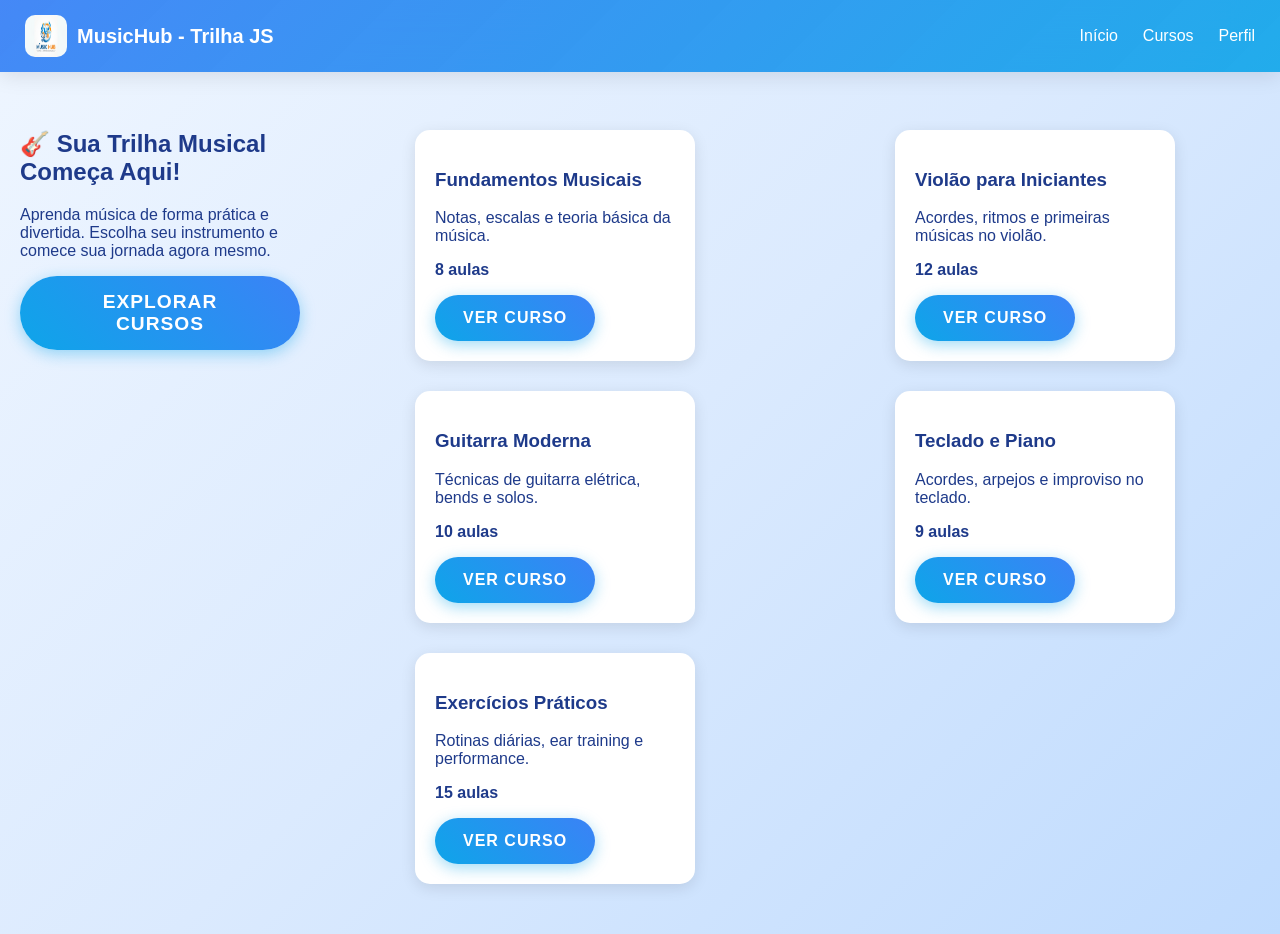
<file: Music Hub/index.html>
<!DOCTYPE html>
<html lang="pt-BR">

<head>
    <meta charset="UTF-8">
    <title>MusicHub</title>
    <link rel="stylesheet" href="style.css">
</head>

<body>

    <header class="navbar">
        <div class="nav-left">
            <a href="index.html" class="logo-container">
                <img src="assets/logo.png" alt="MusicHub Logo">
                <span>MusicHub - Trilha JS</span>
            </a>
        </div>

        <div class="menu-toggle">
            <span></span>
            <span></span>
            <span></span>
        </div>

        <nav id="menu" class="nav-right">
            <a href="index.html">Início</a>
            <a href="#">Cursos</a>
            <a href="perfil.html">Perfil</a>
        </nav>
    </header>

    <main>
        <section class="hero">
            <h1>🎸 Sua Trilha Musical Começa Aqui!</h1>
            <p>Aprenda música de forma prática e divertida. Escolha seu instrumento e comece sua jornada agora mesmo.
            </p>
            <button onclick="scrollToCourses()" style="font-size: 1.2rem; padding: 15px 40px;">Explorar Cursos</button>
        </section>
        <div id="courses-container"></div>
    </main>

    <script src="script.js"></script>
</body>

</html>
</file>
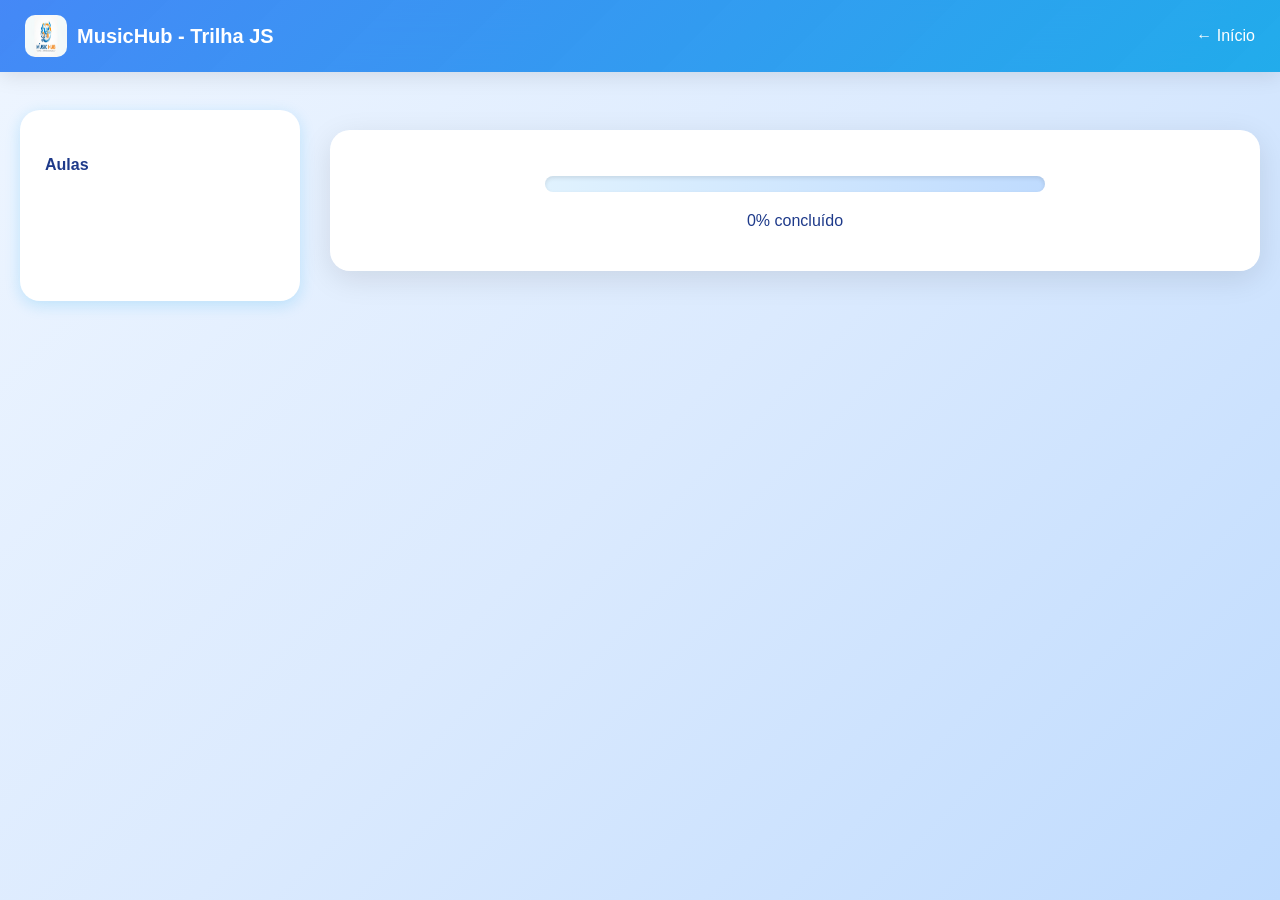
<file: Music Hub/course.html>
<!DOCTYPE html>
<html lang="pt-BR">

<head>
    <meta charset="UTF-8">
    <title>Curso</title>
    <link rel="stylesheet" href="style.css">
</head>

<body>

    <header class="navbar">
        <div class="nav-left">
            <a href="index.html" class="logo-container">
                <img src="assets/logo.png" alt="MusicHub Logo">
                <span>MusicHub - Trilha JS</span>
            </a>
        </div>
        <div class="menu-toggle">
            <span></span>
            <span></span>
            <span></span>
        </div>
        <nav id="course-menu" class="nav-right">
            <a href="index.html">← Início</a>
        </nav>
    </header>

    <main>
        <aside class="sidebar" id="lesson-sidebar">
            <h4>Aulas</h4>
            <div id="lessons-list"></div>
        </aside>
        <div class="main-content">
            <nav class="breadcrumb" id="breadcrumb"></nav>
            <div class="course-header">
                <h1 id="course-title"></h1>
                <div class="progress-bar">
                    <div class="progress-fill" id="progress-fill"></div>
                </div>
                <p id="progress-text">0% concluído</p>
            </div>
            <div id="course-detail"></div>
            <button id="next-lesson" style="display:none;">Próxima Aula ➡️</button>
        </div>
    </main>

    <script src="course.js"></script>
</body>

</html>
</file>
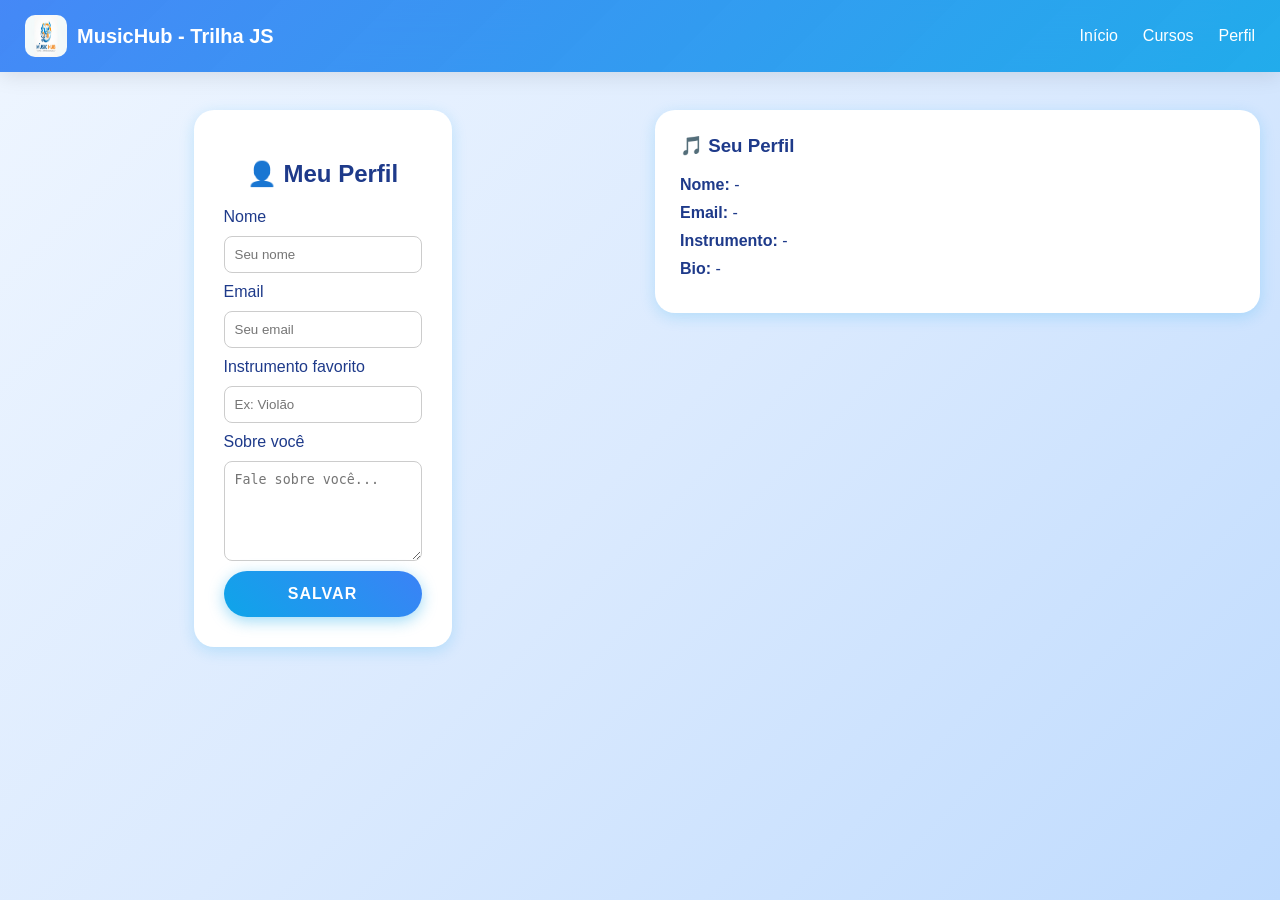
<file: Music Hub/perfil.html>
<!DOCTYPE html>
<html lang="pt-BR">
<head>
  <meta charset="UTF-8">
  <title>Perfil</title>
  <link rel="stylesheet" href="style.css">
</head>
<body>

<header class="navbar">
  <div class="nav-left">
    <a href="index.html" class="logo-container">
      <img src="assets/logo.png" alt="MusicHub Logo">
      <span>MusicHub - Trilha JS</span>
    </a>
  </div>

  <div class="menu-toggle">
    <span></span>
    <span></span>
    <span></span>
  </div>

  <nav id="menu" class="nav-right">
    <a href="index.html">Início</a>
    <a href="#">Cursos</a>
    <a href="perfil.html">Perfil</a>
  </nav>
</header>

<main class="profile-layout">

  <div class="profile-container">
    <h2>👤 Meu Perfil</h2>

    <form id="profile-form">
      <label>Nome</label>
      <input type="text" id="name" placeholder="Seu nome">

      <label>Email</label>
      <input type="email" id="email" placeholder="Seu email">

      <label>Instrumento favorito</label>
      <input type="text" id="instrument" placeholder="Ex: Violão">

      <label>Sobre você</label>
      <textarea id="bio" placeholder="Fale sobre você..."></textarea>

      <button type="submit">Salvar</button>
    </form>
  </div>

  <!-- CARD -->
  <div class="profile-card" id="profile-card">
    <h3>🎵 Seu Perfil</h3>
    <p><strong>Nome:</strong> <span id="card-name">-</span></p>
    <p><strong>Email:</strong> <span id="card-email">-</span></p>
    <p><strong>Instrumento:</strong> <span id="card-instrument">-</span></p>
    <p><strong>Bio:</strong> <span id="card-bio">-</span></p>
  </div>

</main>

<script src="perfil.js"></script>
</body>
</html>
</file>
<file: Music Hub/style.css>
* {
  box-sizing: border-box;
}

img {
  max-width: 100%;
  height: auto;
}

html,
body {
  margin: 0;
  padding: 0;
  overflow-x: hidden;
}

body {
  font-family: 'Segoe UI', Tahoma, Geneva, Verdana, sans-serif;
  margin: 0;
  background: linear-gradient(135deg, #eff6ff, #dbeafe, #bfdbfe);
  color: #1e3a8a;
  min-height: 100vh;
}

:root {
  --primary: #0ea5e9;
  --primary-dark: #0284c7;
  --bg-light: #eff6ff;
  --card-bg: white;
  --text-dark: #1e3a8a;
  --shadow: 0 4px 15px rgba(14, 165, 233, 0.2);
}

/* HEADER */
header {
  background: #3b82f6;
  color: white;
  display: flex;
  justify-content: space-between;
  align-items: center;
  padding: 15px 20px;
  position: relative;
}

.navbar {
  position: fixed;
  top: 0;
  left: 0;
  right: 0;
  box-sizing: border-box;
  backdrop-filter: blur(20px);
  background: linear-gradient(135deg, rgba(59, 130, 246, 0.95), rgba(14, 165, 233, 0.9));
  display: flex;
  justify-content: space-between;
  align-items: center;
  padding: 15px 25px;
  z-index: 1000;
  box-shadow: 0 4px 20px rgba(0, 0, 0, 0.1);
}

/* LOGO MUSICHUB */
.logo-container {
  display: flex;
  align-items: center;
  gap: 10px;
  text-decoration: none;
  color: white;
}

.logo-container img {
  width: 42px;
  height: 42px;
  border-radius: 10px;
}

.logo-container span {
  font-size: 20px;
  font-weight: bold;
}

.logo-container:hover {
  opacity: 0.6;
}

/* MENU */
.nav-right {
  display: flex;
  gap: 25px;
}

.nav-right a {
  color: white;
  text-decoration: none;
  font-weight: 500;
  position: relative;
  transition: 0.3s;
}

/* LINHA ANIMADA */
.nav-right a::after {
  content: "";
  position: absolute;
  width: 0%;
  height: 2px;
  background: white;
  left: 0;
  bottom: -5px;
  transition: 0.3s;
}

.nav-right a:hover::after {
  width: 100%;
}

/* HAMBURGUER */
.menu-toggle {
  display: none;
  flex-direction: column;
  cursor: pointer;
  gap: 5px;
}

.menu-toggle span {
  width: 25px;
  height: 3px;
  background: white;
  border-radius: 5px;
  transition: 0.3s;
}

/* ANIMAÇÃO PARA X */
.menu-toggle.active span:nth-child(1) {
  transform: rotate(45deg) translate(5px, 5px);
}

.menu-toggle.active span:nth-child(2) {
  opacity: 0;
}

.menu-toggle.active span:nth-child(3) {
  transform: rotate(-45deg) translate(6px, -6px);
}

/* MAIN */
main {
  padding: 110px 20px 30px;
  max-width: 1440px;
  margin: 0 auto;
  display: grid;
  grid-template-columns: 280px 1fr;
  gap: 30px;
}

/* CARDS */
#courses-container {
  display: grid;
  grid-template-columns: repeat(auto-fit, minmax(340px, 1fr));
  gap: 30px;
  padding: 20px 0;
  justify-items: center;
}

.course {
  background: white;
  border-radius: 15px;
  width: 280px;
  padding: 20px;
  box-shadow: 0 4px 15px rgba(0, 0, 0, 0.1);
  transition: transform 0.3s, box-shadow 0.3s;
}

.course:hover {
  transform: translateY(-5px);
  box-shadow: 0 10px 25px rgba(0, 0, 0, 0.15);
}

button {
  background: linear-gradient(45deg, var(--primary), #3b82f6);
  border: none;
  padding: 14px 28px;
  color: white;
  border-radius: 50px;
  cursor: pointer;
  font-weight: 600;
  transition: all 0.3s ease;
  box-shadow: 0 4px 15px rgba(14, 165, 233, 0.4);
  font-size: 1rem;
  text-transform: uppercase;
  letter-spacing: 1px;
}

button:hover {
  transform: translateY(-3px) scale(1.05);
  box-shadow: 0 8px 25px rgba(14, 165, 233, 0.5);
}

button:hover {
  background: var(--primary-dark);
  transform: translateY(-2px);
  box-shadow: var(--shadow);
}

/* COURSE PAGE SPECIFIC */
#course-detail {
  max-width: 1200px;
  margin: 0 auto;
}

.course-header {
  position: sticky;
  top: 120px;
  background: white;
  padding: 25px;
  border-radius: 20px;
  box-shadow: 0 8px 30px rgba(0, 0, 0, 0.1);
  text-align: center;
  margin-bottom: 30px;
  backdrop-filter: blur(10px);
}

.progress-bar {
  background: linear-gradient(90deg, #e0f2fe, #bfdbfe);
  height: 16px;
  border-radius: 10px;
  overflow: hidden;
  margin: 20px auto;
  width: 90%;
  max-width: 500px;
  box-shadow: inset 0 2px 4px rgba(0, 0, 0, 0.1);
}

.progress-fill {
  background: linear-gradient(90deg, var(--primary), #3b82f6, #1d4ed8);
  height: 100%;
  border-radius: 10px;
  transition: width 0.5s ease;
  width: 0%;
  box-shadow: 0 0 20px var(--primary);
  position: relative;
}

.progress-fill::after {
  content: '';
  position: absolute;
  top: 0;
  left: 0;
  right: 0;
  bottom: 0;
  background: linear-gradient(90deg, transparent, rgba(255, 255, 255, 0.4), transparent);
  animation: shimmer 2s infinite;
}

.profile-container {
  max-width: 500px;
  margin: 0 auto;
  background: white;
  padding: 30px;
  border-radius: 20px;
  box-shadow: var(--shadow);
}

.profile-container h2 {
  text-align: center;
}

.profile-layout {
  display: grid;
  grid-template-columns: 1fr 1fr;
  gap: 30px;
  align-items: start;
}

/* CARD */
.profile-card {
  background: white;
  padding: 25px;
  border-radius: 20px;
  box-shadow: var(--shadow);
}

.profile-card h3 {
  margin-top: 0;
}

.profile-card p {
  margin: 10px 0;
}

form {
  display: flex;
  flex-direction: column;
  gap: 10px;
}

input,
textarea {
  padding: 10px;
  border-radius: 8px;
  border: 1px solid #ccc;
}

textarea {
  min-height: 100px;
}

@keyframes shimmer {
  0% {
    transform: translateX(-100%);
  }

  100% {
    transform: translateX(100%);
  }
}

.sidebar {
  width: 280px;
  background: var(--card-bg);
  padding: 25px;
  border-radius: 20px;
  box-shadow: var(--shadow);
  max-height: 70vh;
  overflow-y: auto;
}

@media (max-width: 1100px) {
  main {
    grid-template-columns: 1fr;
    gap: 25px;
  }

  .sidebar {
    position: static !important;
    width: 100%;
    max-height: none;
    order: 1;
  }

  .main-content {
    order: 2;
  }

  .course-header {
    top: 130px;
  }
}

.md .main-content {
  padding: 20px;
  min-height: 70vh;
}

.css .lesson-item {
  display: flex;
  align-items: center;
  padding: 12px;
  margin-bottom: 10px;
  background: #f8fafc;
  border-radius: 8px;
  cursor: pointer;
  transition: background 0.3s;
}

.lesson-item.checked {
  background: #dbeafe;
}

.lesson-item input[type="checkbox"] {
  margin-right: 12px;
  transform: scale(1.2);
}

.breadcrumb {
  display: flex;
  gap: 10px;
  margin-bottom: 20px;
  font-size: 14px;
}

.breadcrumb a {
  color: var(--primary);
  text-decoration: none;
}

/* RESPONSIVE */
@media (max-width: 768px) {
  .menu-toggle {
    display: flex;
  }

  .nav-right {
    position: fixed;
    top: 0;
    right: -100%;
    height: 100vh;
    width: 280px;
    background: #1e40af;
    flex-direction: column;
    padding-top: 80px;
    gap: 25px;
    align-items: center;
    transition: right 0.3s ease;
  }

  .nav-right.active {
    right: 0;
  }

  main {
    padding-top: 100px;
  }

  .hero {
    text-align: center;
    padding: 60px 20px;
  }

  .course {
    flex: 1 1 100%;
    max-width: none;
  }

  .profile-layout {
    grid-template-columns: 1fr;
  }
}
</file>
